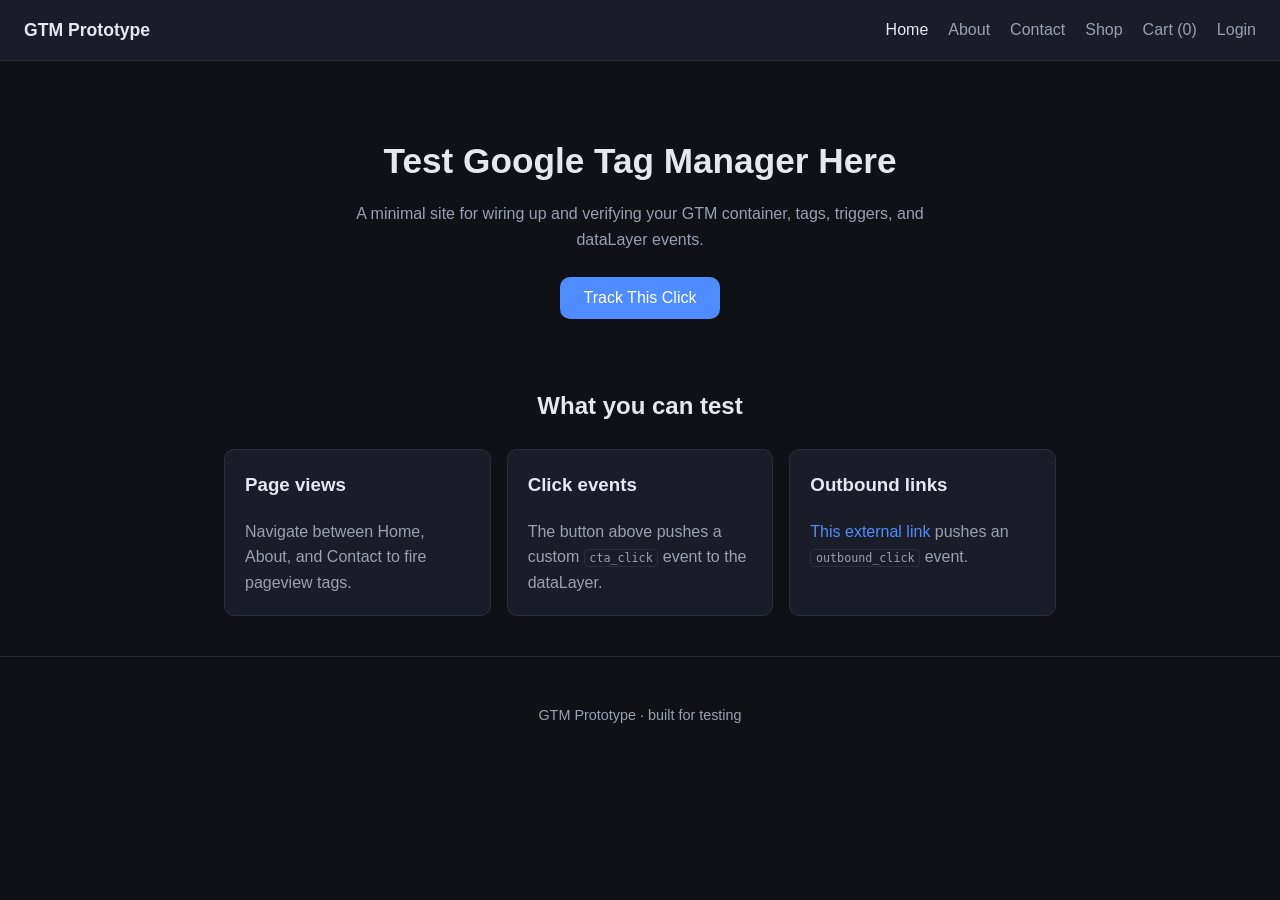
<file: index.html>
<!DOCTYPE html>
<html lang="en">
<head>
  <meta charset="UTF-8" />
  <meta name="viewport" content="width=device-width, initial-scale=1.0" />
  <title>GTM Prototype — Home</title>
  <meta name="description" content="A simple site for testing Google Tag Manager." />
  <link rel="stylesheet" href="styles.css" />

  <!-- Google Tag Manager -->
  <script>(function(w,d,s,l,i){w[l]=w[l]||[];w[l].push({'gtm.start':
  new Date().getTime(),event:'gtm.js'});var f=d.getElementsByTagName(s)[0],
  j=d.createElement(s),dl=l!='dataLayer'?'&l='+l:'';j.async=true;j.src=
  'https://www.googletagmanager.com/gtm.js?id='+i+dl;f.parentNode.insertBefore(j,f);
  })(window,document,'script','dataLayer','GTM-MM4X8CNK');</script>
  <!-- End Google Tag Manager -->
</head>
<body>
  <!-- Google Tag Manager (noscript) -->
  <noscript><iframe src="https://www.googletagmanager.com/ns.html?id=GTM-MM4X8CNK"
  height="0" width="0" style="display:none;visibility:hidden"></iframe></noscript>
  <!-- End Google Tag Manager (noscript) -->

  <header class="site-header">
    <a class="brand" href="index.html">GTM Prototype</a>
    <nav>
      <a href="index.html" class="active">Home</a>
      <a href="about.html">About</a>
      <a href="contact.html">Contact</a>
      <a href="shop.html">Shop</a>
      <a href="cart.html">Cart (<span id="cart-count">0</span>)</a>
      <a href="login.html" id="account-link">Login</a>
    </nav>
  </header>

  <main>
    <section class="hero">
      <h1>Test Google Tag Manager Here</h1>
      <p>A minimal site for wiring up and verifying your GTM container, tags, triggers, and dataLayer events.</p>
      <button id="cta-button" class="btn" data-cta="hero">Track This Click</button>
    </section>

    <section class="features">
      <h2>What you can test</h2>
      <div class="grid">
        <div class="card">
          <h3>Page views</h3>
          <p>Navigate between Home, About, and Contact to fire pageview tags.</p>
        </div>
        <div class="card">
          <h3>Click events</h3>
          <p>The button above pushes a custom <code>cta_click</code> event to the dataLayer.</p>
        </div>
        <div class="card">
          <h3>Outbound links</h3>
          <p><a href="https://example.com" id="outbound-link" target="_blank" rel="noopener">This external link</a> pushes an <code>outbound_click</code> event.</p>
        </div>
      </div>
    </section>
  </main>

  <footer class="site-footer">
    <p>GTM Prototype · built for testing</p>
  </footer>

  <script src="script.js"></script>
  <script src="shop.js"></script>
</body>
</html>
</file>
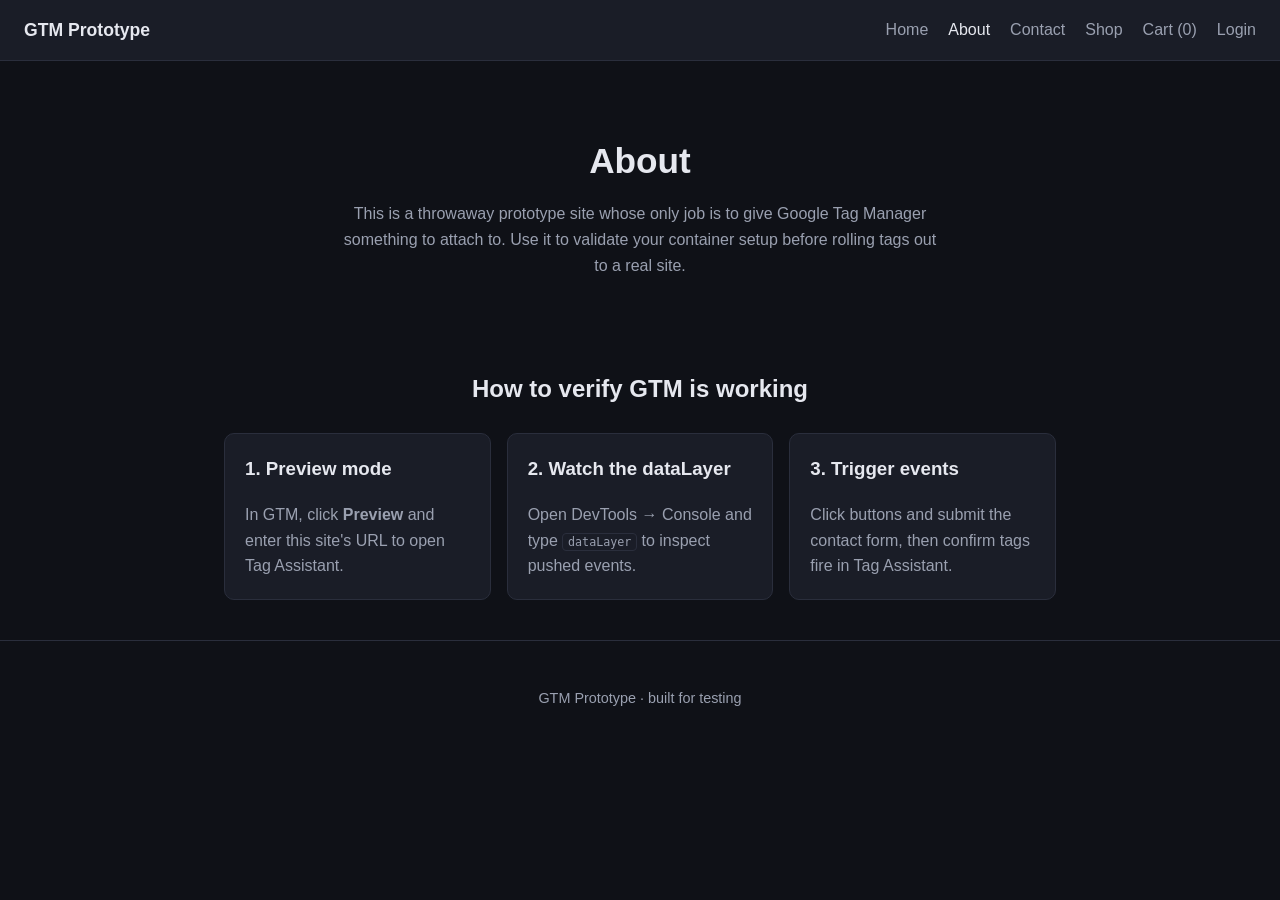
<file: about.html>
<!DOCTYPE html>
<html lang="en">
<head>
  <meta charset="UTF-8" />
  <meta name="viewport" content="width=device-width, initial-scale=1.0" />
  <title>GTM Prototype — About</title>
  <meta name="description" content="About this GTM testing site." />
  <link rel="stylesheet" href="styles.css" />

  <!-- Google Tag Manager -->
  <script>(function(w,d,s,l,i){w[l]=w[l]||[];w[l].push({'gtm.start':
  new Date().getTime(),event:'gtm.js'});var f=d.getElementsByTagName(s)[0],
  j=d.createElement(s),dl=l!='dataLayer'?'&l='+l:'';j.async=true;j.src=
  'https://www.googletagmanager.com/gtm.js?id='+i+dl;f.parentNode.insertBefore(j,f);
  })(window,document,'script','dataLayer','GTM-MM4X8CNK');</script>
  <!-- End Google Tag Manager -->
</head>
<body>
  <!-- Google Tag Manager (noscript) -->
  <noscript><iframe src="https://www.googletagmanager.com/ns.html?id=GTM-MM4X8CNK"
  height="0" width="0" style="display:none;visibility:hidden"></iframe></noscript>
  <!-- End Google Tag Manager (noscript) -->

  <header class="site-header">
    <a class="brand" href="index.html">GTM Prototype</a>
    <nav>
      <a href="index.html">Home</a>
      <a href="about.html" class="active">About</a>
      <a href="contact.html">Contact</a>
      <a href="shop.html">Shop</a>
      <a href="cart.html">Cart (<span id="cart-count">0</span>)</a>
      <a href="login.html" id="account-link">Login</a>
    </nav>
  </header>

  <main>
    <section class="page-intro">
      <h1>About</h1>
      <p>This is a throwaway prototype site whose only job is to give Google Tag Manager something to attach to. Use it to validate your container setup before rolling tags out to a real site.</p>
    </section>

    <section class="features">
      <h2>How to verify GTM is working</h2>
      <div class="grid">
        <div class="card">
          <h3>1. Preview mode</h3>
          <p>In GTM, click <strong>Preview</strong> and enter this site's URL to open Tag Assistant.</p>
        </div>
        <div class="card">
          <h3>2. Watch the dataLayer</h3>
          <p>Open DevTools → Console and type <code>dataLayer</code> to inspect pushed events.</p>
        </div>
        <div class="card">
          <h3>3. Trigger events</h3>
          <p>Click buttons and submit the contact form, then confirm tags fire in Tag Assistant.</p>
        </div>
      </div>
    </section>
  </main>

  <footer class="site-footer">
    <p>GTM Prototype · built for testing</p>
  </footer>

  <script src="script.js"></script>
  <script src="shop.js"></script>
</body>
</html>
</file>
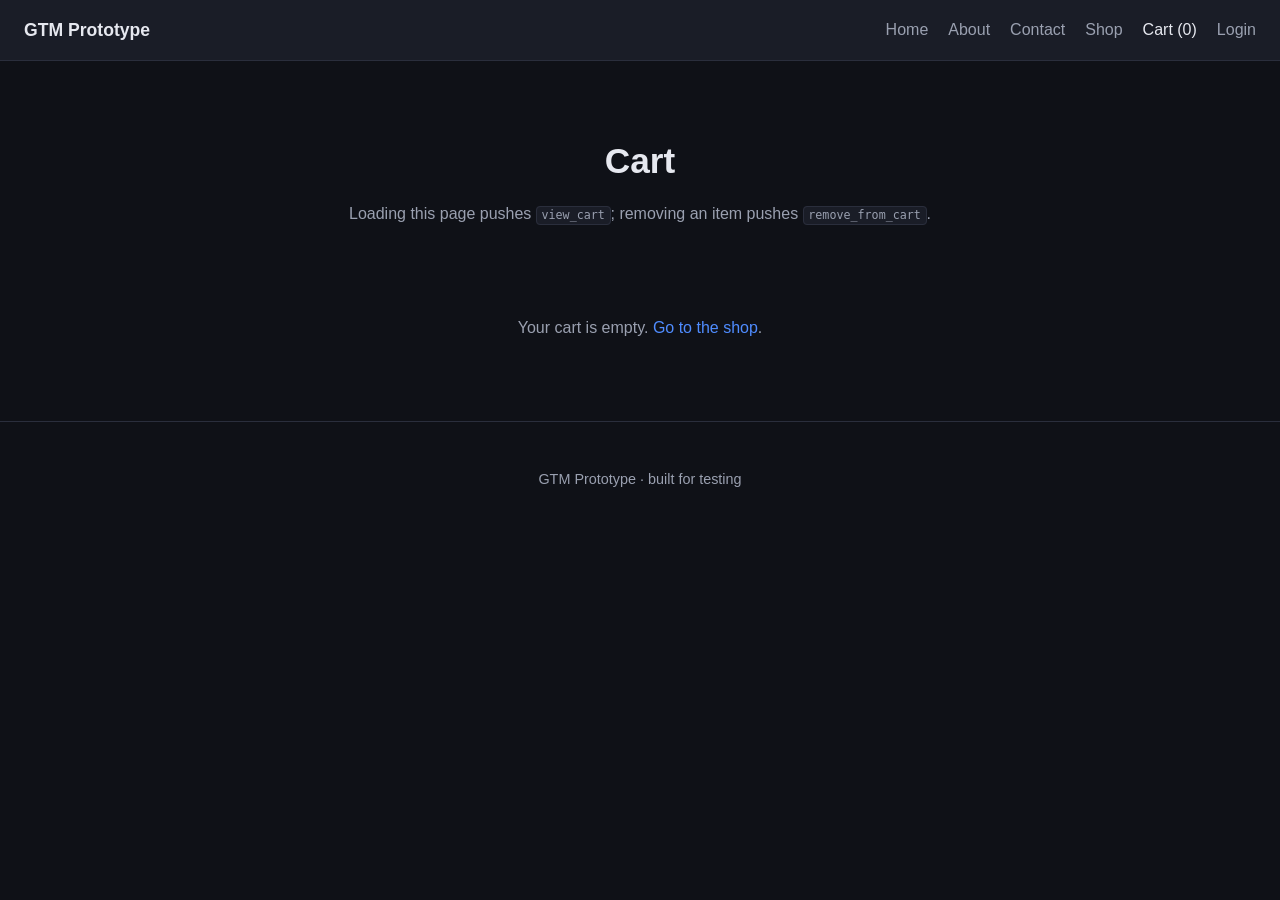
<file: cart.html>
<!DOCTYPE html>
<html lang="en">
<head>
  <meta charset="UTF-8" />
  <meta name="viewport" content="width=device-width, initial-scale=1.0" />
  <title>GTM Prototype — Cart</title>
  <meta name="description" content="Mock cart for testing GTM ecommerce events." />
  <link rel="stylesheet" href="styles.css" />

  <!-- Google Tag Manager -->
  <script>(function(w,d,s,l,i){w[l]=w[l]||[];w[l].push({'gtm.start':
  new Date().getTime(),event:'gtm.js'});var f=d.getElementsByTagName(s)[0],
  j=d.createElement(s),dl=l!='dataLayer'?'&l='+l:'';j.async=true;j.src=
  'https://www.googletagmanager.com/gtm.js?id='+i+dl;f.parentNode.insertBefore(j,f);
  })(window,document,'script','dataLayer','GTM-MM4X8CNK');</script>
  <!-- End Google Tag Manager -->
</head>
<body>
  <!-- Google Tag Manager (noscript) -->
  <noscript><iframe src="https://www.googletagmanager.com/ns.html?id=GTM-MM4X8CNK"
  height="0" width="0" style="display:none;visibility:hidden"></iframe></noscript>
  <!-- End Google Tag Manager (noscript) -->

  <header class="site-header">
    <a class="brand" href="index.html">GTM Prototype</a>
    <nav>
      <a href="index.html">Home</a>
      <a href="about.html">About</a>
      <a href="contact.html">Contact</a>
      <a href="shop.html">Shop</a>
      <a href="cart.html" class="active">Cart (<span id="cart-count">0</span>)</a>
      <a href="login.html" id="account-link">Login</a>
    </nav>
  </header>

  <main>
    <section class="page-intro">
      <h1>Cart</h1>
      <p>Loading this page pushes <code>view_cart</code>; removing an item pushes <code>remove_from_cart</code>.</p>
    </section>

    <section>
      <p id="cart-empty" class="empty-state" hidden>Your cart is empty. <a href="shop.html">Go to the shop</a>.</p>
      <table id="cart-table" class="cart-table">
        <thead>
          <tr><th>Item</th><th>Qty</th><th>Total</th><th></th></tr>
        </thead>
        <tbody id="cart-items"></tbody>
        <tfoot>
          <tr><th colspan="2">Subtotal</th><th id="cart-total"></th><th></th></tr>
        </tfoot>
      </table>
      <p class="actions"><a href="checkout.html" id="checkout-button" class="btn">Proceed to checkout</a></p>
    </section>
  </main>

  <footer class="site-footer">
    <p>GTM Prototype · built for testing</p>
  </footer>

  <script src="script.js"></script>
  <script src="shop.js"></script>
</body>
</html>
</file>
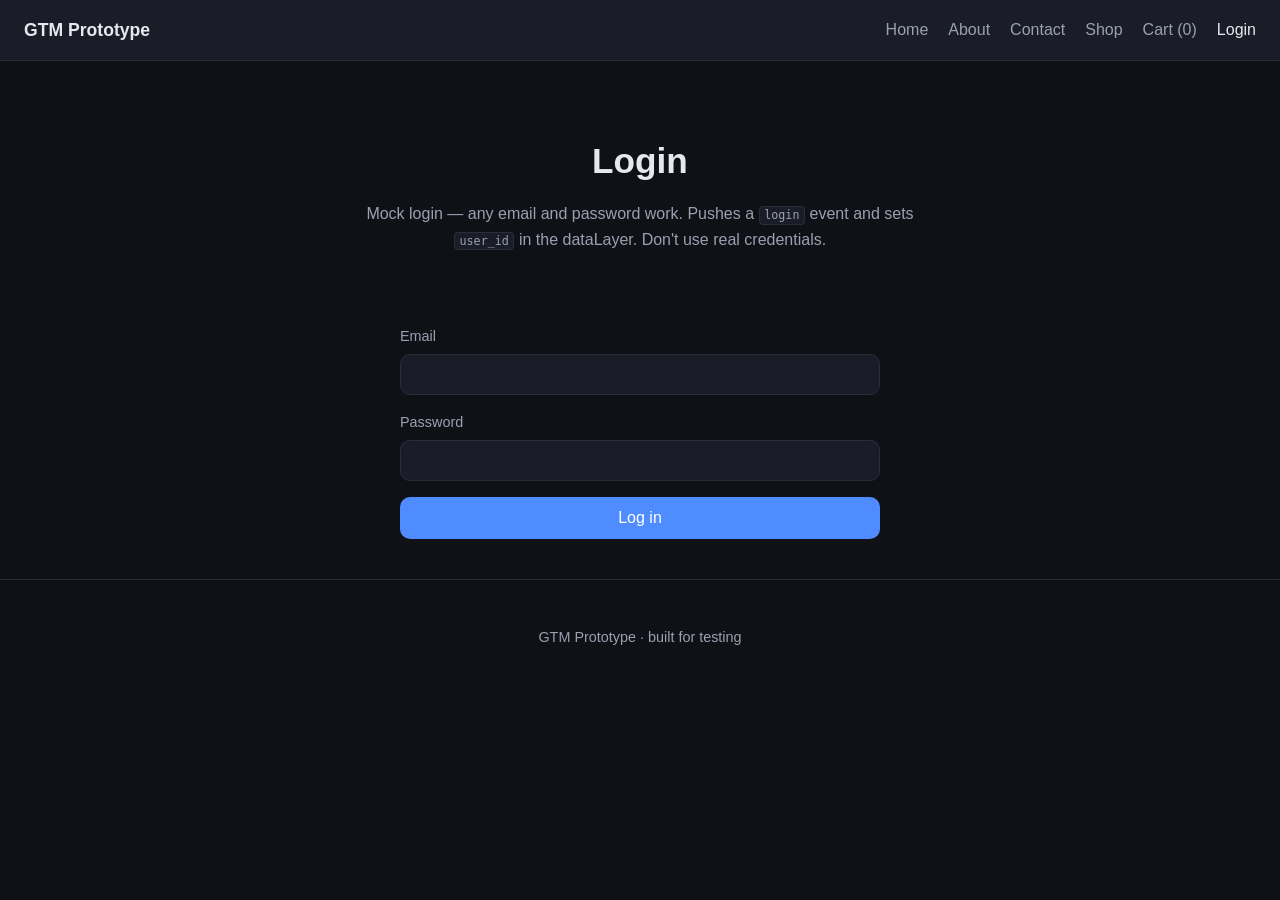
<file: checkout.html>
<!DOCTYPE html>
<html lang="en">
<head>
  <meta charset="UTF-8" />
  <meta name="viewport" content="width=device-width, initial-scale=1.0" />
  <title>GTM Prototype — Checkout</title>
  <meta name="description" content="Mock checkout for testing GTM ecommerce events." />
  <link rel="stylesheet" href="styles.css" />

  <!-- Google Tag Manager -->
  <script>(function(w,d,s,l,i){w[l]=w[l]||[];w[l].push({'gtm.start':
  new Date().getTime(),event:'gtm.js'});var f=d.getElementsByTagName(s)[0],
  j=d.createElement(s),dl=l!='dataLayer'?'&l='+l:'';j.async=true;j.src=
  'https://www.googletagmanager.com/gtm.js?id='+i+dl;f.parentNode.insertBefore(j,f);
  })(window,document,'script','dataLayer','GTM-MM4X8CNK');</script>
  <!-- End Google Tag Manager -->
</head>
<body>
  <!-- Google Tag Manager (noscript) -->
  <noscript><iframe src="https://www.googletagmanager.com/ns.html?id=GTM-MM4X8CNK"
  height="0" width="0" style="display:none;visibility:hidden"></iframe></noscript>
  <!-- End Google Tag Manager (noscript) -->

  <header class="site-header">
    <a class="brand" href="index.html">GTM Prototype</a>
    <nav>
      <a href="index.html">Home</a>
      <a href="about.html">About</a>
      <a href="contact.html">Contact</a>
      <a href="shop.html">Shop</a>
      <a href="cart.html">Cart (<span id="cart-count">0</span>)</a>
      <a href="login.html" id="account-link">Login</a>
    </nav>
  </header>

  <main>
    <section class="page-intro">
      <h1>Checkout</h1>
      <p>Requires login. Pushes <code>begin_checkout</code> on load, then <code>add_shipping_info</code>, <code>add_payment_info</code> and <code>purchase</code>. No payment is taken.</p>
    </section>

    <section class="form-section">
      <p id="checkout-empty" class="empty-state" hidden>Your cart is empty. <a href="shop.html">Go to the shop</a>.</p>

      <form id="shipping-form" class="stack-form" novalidate hidden>
        <h2>1. Shipping</h2>
        <p id="checkout-summary" class="muted"></p>
        <label>
          Full name
          <input type="text" name="full_name" id="ship-name" required />
        </label>
        <label>
          Address
          <input type="text" name="address" id="ship-address" required />
        </label>
        <label>
          Shipping method
          <select name="shipping_tier" id="ship-tier">
            <option value="standard">Standard (free)</option>
            <option value="express">Express (¥800)</option>
          </select>
        </label>
        <button type="submit" class="btn">Continue to payment</button>
      </form>

      <form id="payment-form" class="stack-form" novalidate hidden>
        <h2>2. Payment</h2>
        <label>
          Payment method
          <select name="payment_type" id="payment-type">
            <option value="credit_card">Credit card</option>
            <option value="paypal">PayPal</option>
            <option value="konbini">Konbini</option>
          </select>
        </label>
        <p class="muted">This is a mock — no payment details are collected.</p>
        <button type="submit" class="btn">Place order</button>
      </form>

      <div id="order-confirmation" class="form-status" hidden>
        <h2>Order placed 🎉</h2>
        <p>Transaction ID: <code id="order-id"></code></p>
        <p>A <code>purchase</code> event was pushed to the dataLayer. <a href="shop.html">Continue shopping</a>.</p>
      </div>
    </section>
  </main>

  <footer class="site-footer">
    <p>GTM Prototype · built for testing</p>
  </footer>

  <script src="script.js"></script>
  <script src="shop.js"></script>
</body>
</html>
</file>
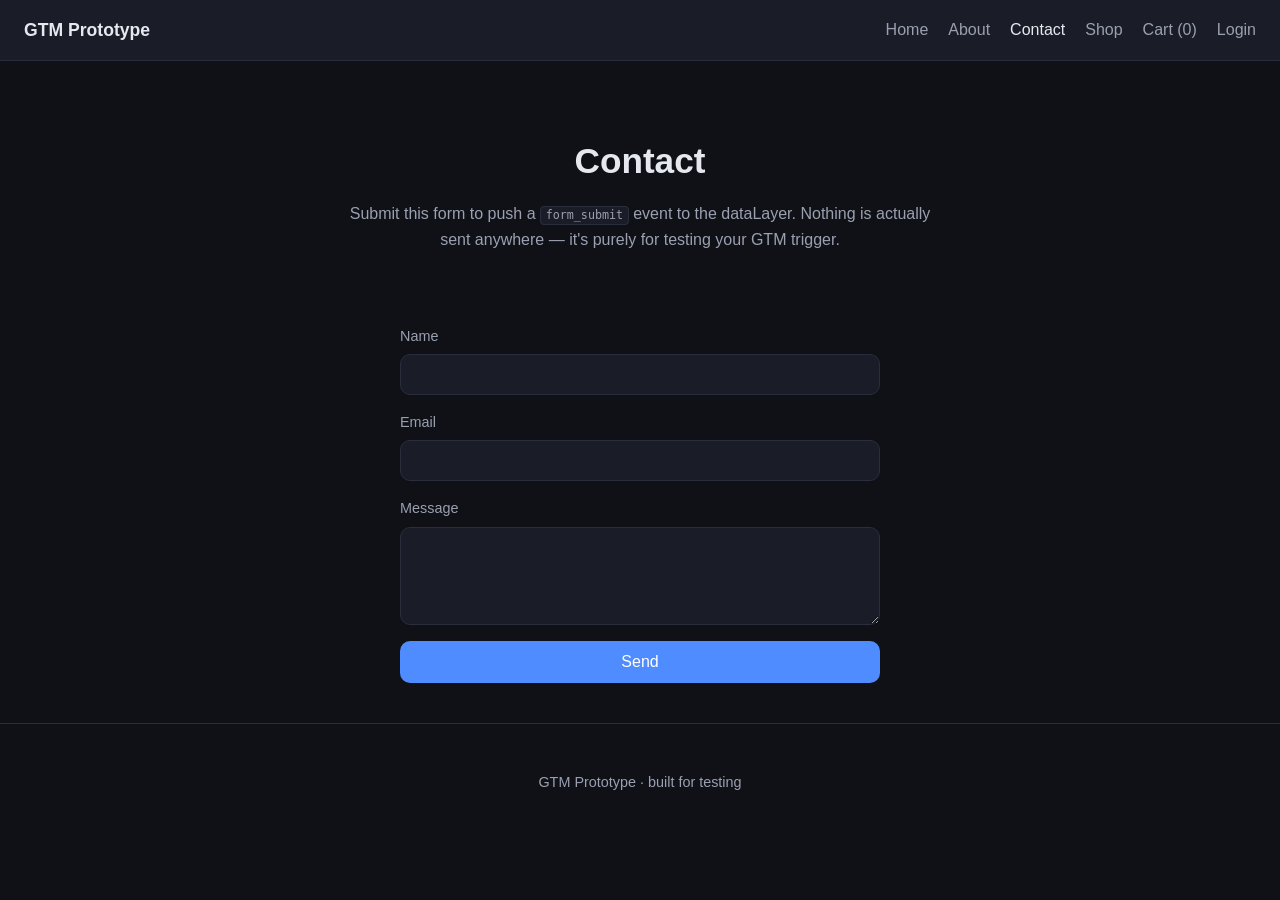
<file: contact.html>
<!DOCTYPE html>
<html lang="en">
<head>
  <meta charset="UTF-8" />
  <meta name="viewport" content="width=device-width, initial-scale=1.0" />
  <title>GTM Prototype — Contact</title>
  <meta name="description" content="Contact form for testing GTM form-submit events." />
  <link rel="stylesheet" href="styles.css" />

  <!-- Google Tag Manager -->
  <script>(function(w,d,s,l,i){w[l]=w[l]||[];w[l].push({'gtm.start':
  new Date().getTime(),event:'gtm.js'});var f=d.getElementsByTagName(s)[0],
  j=d.createElement(s),dl=l!='dataLayer'?'&l='+l:'';j.async=true;j.src=
  'https://www.googletagmanager.com/gtm.js?id='+i+dl;f.parentNode.insertBefore(j,f);
  })(window,document,'script','dataLayer','GTM-MM4X8CNK');</script>
  <!-- End Google Tag Manager -->
</head>
<body>
  <!-- Google Tag Manager (noscript) -->
  <noscript><iframe src="https://www.googletagmanager.com/ns.html?id=GTM-MM4X8CNK"
  height="0" width="0" style="display:none;visibility:hidden"></iframe></noscript>
  <!-- End Google Tag Manager (noscript) -->

  <header class="site-header">
    <a class="brand" href="index.html">GTM Prototype</a>
    <nav>
      <a href="index.html">Home</a>
      <a href="about.html">About</a>
      <a href="contact.html" class="active">Contact</a>
      <a href="shop.html">Shop</a>
      <a href="cart.html">Cart (<span id="cart-count">0</span>)</a>
      <a href="login.html" id="account-link">Login</a>
    </nav>
  </header>

  <main>
    <section class="page-intro">
      <h1>Contact</h1>
      <p>Submit this form to push a <code>form_submit</code> event to the dataLayer. Nothing is actually sent anywhere — it's purely for testing your GTM trigger.</p>
    </section>

    <section class="form-section">
      <form id="contact-form" novalidate>
        <label>
          Name
          <input type="text" name="name" id="name" required />
        </label>
        <label>
          Email
          <input type="email" name="email" id="email" required />
        </label>
        <label>
          Message
          <textarea name="message" id="message" rows="4" required></textarea>
        </label>
        <button type="submit" class="btn">Send</button>
        <p id="form-status" class="form-status" hidden>Thanks! A <code>form_submit</code> event was pushed to the dataLayer.</p>
      </form>
    </section>
  </main>

  <footer class="site-footer">
    <p>GTM Prototype · built for testing</p>
  </footer>

  <script src="script.js"></script>
  <script src="shop.js"></script>
</body>
</html>
</file>
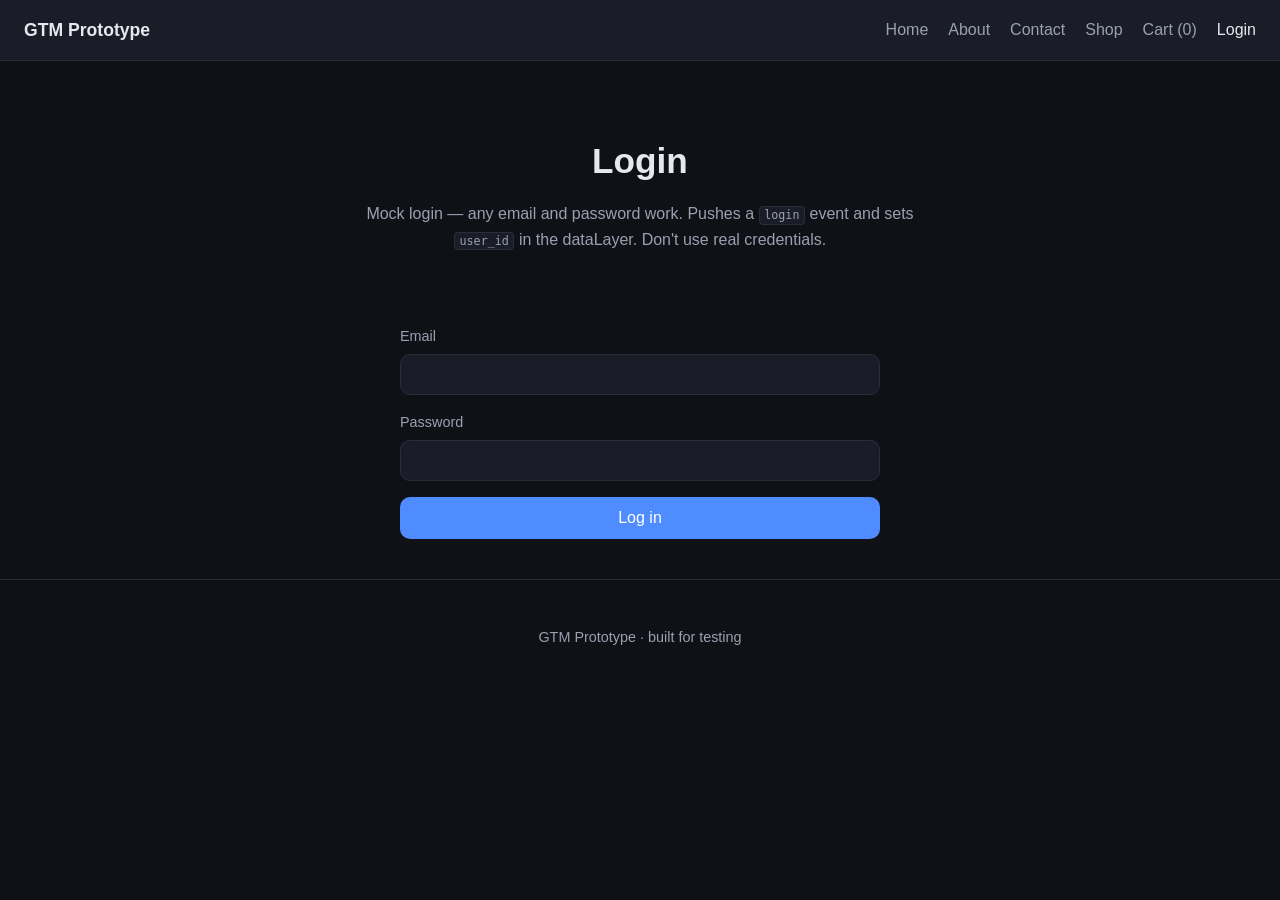
<file: login.html>
<!DOCTYPE html>
<html lang="en">
<head>
  <meta charset="UTF-8" />
  <meta name="viewport" content="width=device-width, initial-scale=1.0" />
  <title>GTM Prototype — Login</title>
  <meta name="description" content="Mock login for testing GTM login events." />
  <link rel="stylesheet" href="styles.css" />

  <!-- Google Tag Manager -->
  <script>(function(w,d,s,l,i){w[l]=w[l]||[];w[l].push({'gtm.start':
  new Date().getTime(),event:'gtm.js'});var f=d.getElementsByTagName(s)[0],
  j=d.createElement(s),dl=l!='dataLayer'?'&l='+l:'';j.async=true;j.src=
  'https://www.googletagmanager.com/gtm.js?id='+i+dl;f.parentNode.insertBefore(j,f);
  })(window,document,'script','dataLayer','GTM-MM4X8CNK');</script>
  <!-- End Google Tag Manager -->
</head>
<body>
  <!-- Google Tag Manager (noscript) -->
  <noscript><iframe src="https://www.googletagmanager.com/ns.html?id=GTM-MM4X8CNK"
  height="0" width="0" style="display:none;visibility:hidden"></iframe></noscript>
  <!-- End Google Tag Manager (noscript) -->

  <header class="site-header">
    <a class="brand" href="index.html">GTM Prototype</a>
    <nav>
      <a href="index.html">Home</a>
      <a href="about.html">About</a>
      <a href="contact.html">Contact</a>
      <a href="shop.html">Shop</a>
      <a href="cart.html">Cart (<span id="cart-count">0</span>)</a>
      <a href="login.html" id="account-link" class="active">Login</a>
    </nav>
  </header>

  <main>
    <section class="page-intro">
      <h1>Login</h1>
      <p>Mock login — any email and password work. Pushes a <code>login</code> event and sets <code>user_id</code> in the dataLayer. Don't use real credentials.</p>
    </section>

    <section class="form-section" id="login-section">
      <form id="login-form" class="stack-form" novalidate>
        <label>
          Email
          <input type="email" name="email" id="login-email" autocomplete="off" required />
        </label>
        <label>
          Password
          <input type="password" name="password" id="login-password" autocomplete="off" required />
        </label>
        <button type="submit" class="btn">Log in</button>
      </form>
    </section>

    <section class="form-section" id="account-section" hidden>
      <div class="card">
        <h3>Logged in</h3>
        <p>Email: <span id="account-email"></span><br />User ID: <code id="account-user-id"></code></p>
      </div>
      <p class="actions">
        <a href="shop.html" class="btn">Go to shop</a>
        <button type="button" id="logout-button" class="btn btn-secondary">Log out</button>
      </p>
    </section>
  </main>

  <footer class="site-footer">
    <p>GTM Prototype · built for testing</p>
  </footer>

  <script src="script.js"></script>
  <script src="shop.js"></script>
</body>
</html>
</file>
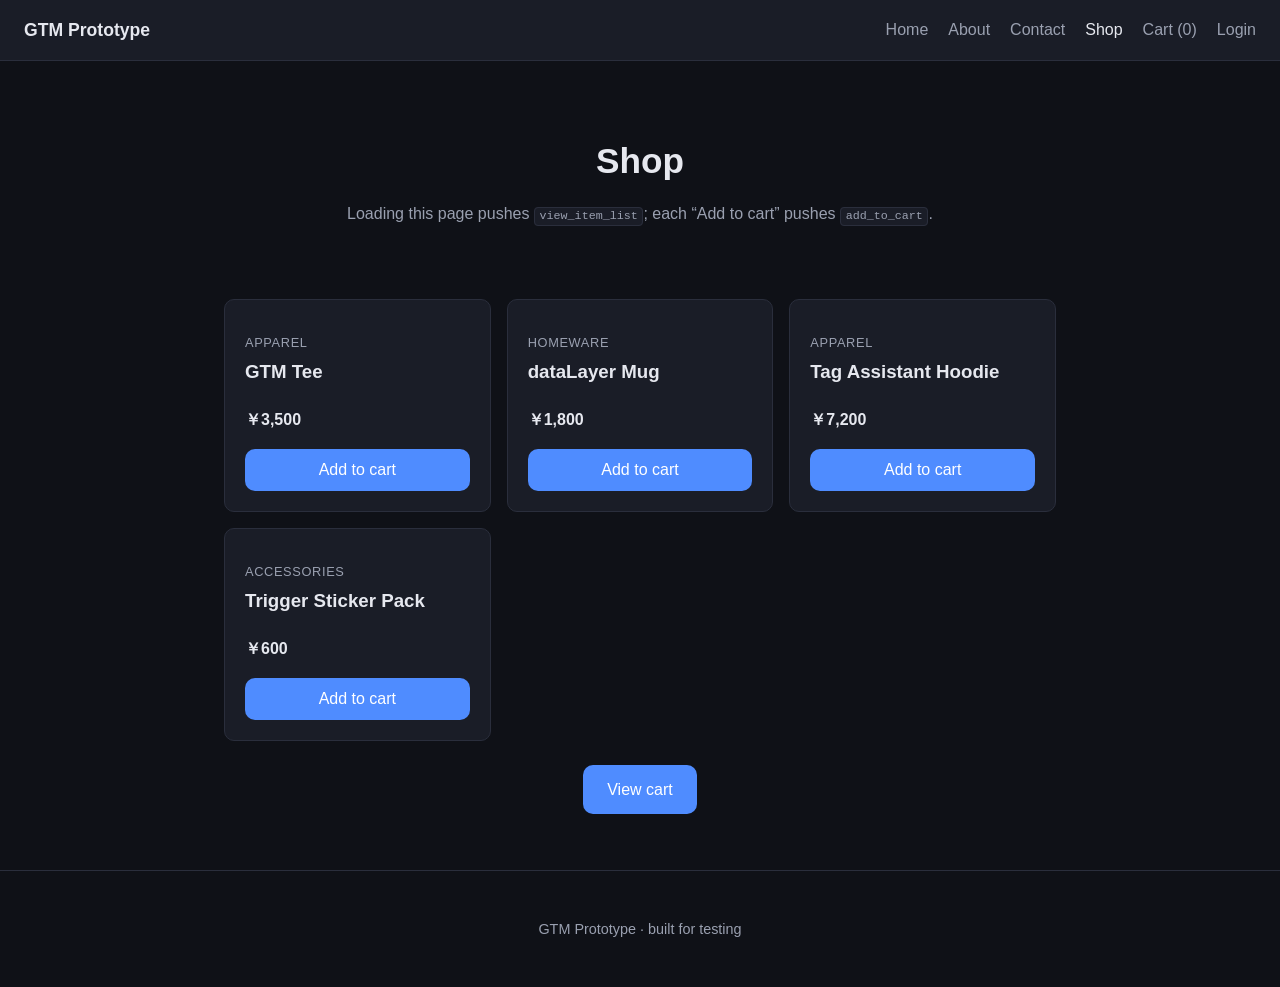
<file: shop.html>
<!DOCTYPE html>
<html lang="en">
<head>
  <meta charset="UTF-8" />
  <meta name="viewport" content="width=device-width, initial-scale=1.0" />
  <title>GTM Prototype — Shop</title>
  <meta name="description" content="Mock product listing for testing GTM ecommerce events." />
  <link rel="stylesheet" href="styles.css" />

  <!-- Google Tag Manager -->
  <script>(function(w,d,s,l,i){w[l]=w[l]||[];w[l].push({'gtm.start':
  new Date().getTime(),event:'gtm.js'});var f=d.getElementsByTagName(s)[0],
  j=d.createElement(s),dl=l!='dataLayer'?'&l='+l:'';j.async=true;j.src=
  'https://www.googletagmanager.com/gtm.js?id='+i+dl;f.parentNode.insertBefore(j,f);
  })(window,document,'script','dataLayer','GTM-MM4X8CNK');</script>
  <!-- End Google Tag Manager -->
</head>
<body>
  <!-- Google Tag Manager (noscript) -->
  <noscript><iframe src="https://www.googletagmanager.com/ns.html?id=GTM-MM4X8CNK"
  height="0" width="0" style="display:none;visibility:hidden"></iframe></noscript>
  <!-- End Google Tag Manager (noscript) -->

  <header class="site-header">
    <a class="brand" href="index.html">GTM Prototype</a>
    <nav>
      <a href="index.html">Home</a>
      <a href="about.html">About</a>
      <a href="contact.html">Contact</a>
      <a href="shop.html" class="active">Shop</a>
      <a href="cart.html">Cart (<span id="cart-count">0</span>)</a>
      <a href="login.html" id="account-link">Login</a>
    </nav>
  </header>

  <main>
    <section class="page-intro">
      <h1>Shop</h1>
      <p>Loading this page pushes <code>view_item_list</code>; each “Add to cart” pushes <code>add_to_cart</code>.</p>
    </section>

    <section>
      <div id="product-list" class="grid"></div>
      <p class="actions"><a href="cart.html" class="btn">View cart</a></p>
    </section>
  </main>

  <footer class="site-footer">
    <p>GTM Prototype · built for testing</p>
  </footer>

  <script src="script.js"></script>
  <script src="shop.js"></script>
</body>
</html>
</file>
<file: styles.css>
:root {
  --bg: #0f1117;
  --surface: #1a1d27;
  --text: #e6e8ef;
  --muted: #9aa0b0;
  --accent: #4f8cff;
  --border: #2a2e3c;
  --radius: 10px;
}

* { box-sizing: border-box; }

[hidden] { display: none !important; }

body {
  margin: 0;
  font-family: -apple-system, BlinkMacSystemFont, "Segoe UI", Roboto, Helvetica, Arial, sans-serif;
  background: var(--bg);
  color: var(--text);
  line-height: 1.6;
}

a { color: var(--accent); text-decoration: none; }
a:hover { text-decoration: underline; }

code {
  background: var(--surface);
  border: 1px solid var(--border);
  border-radius: 4px;
  padding: 0.1em 0.4em;
  font-size: 0.9em;
}

/* Header */
.site-header {
  display: flex;
  align-items: center;
  justify-content: space-between;
  padding: 1rem 1.5rem;
  border-bottom: 1px solid var(--border);
  background: var(--surface);
}
.brand { font-weight: 700; font-size: 1.1rem; color: var(--text); }
.site-header nav { display: flex; flex-wrap: wrap; justify-content: flex-end; gap: 0.25rem 1.25rem; }
.site-header nav a { color: var(--muted); }
.site-header nav a.active,
.site-header nav a:hover { color: var(--text); text-decoration: none; }

/* Layout */
main { max-width: 880px; margin: 0 auto; padding: 2.5rem 1.5rem; }

.hero, .page-intro { text-align: center; padding: 2rem 0 3rem; }
.hero h1, .page-intro h1 { font-size: 2.2rem; margin: 0 0 0.75rem; }
.hero p, .page-intro p { color: var(--muted); max-width: 600px; margin: 0 auto 1.5rem; }

/* Buttons */
.btn {
  display: inline-block;
  background: var(--accent);
  color: #fff;
  border: none;
  border-radius: var(--radius);
  padding: 0.75rem 1.5rem;
  font-size: 1rem;
  cursor: pointer;
  transition: opacity 0.15s ease;
}
.btn:hover { opacity: 0.9; text-decoration: none; }
.btn-secondary { background: transparent; color: var(--text); border: 1px solid var(--border); }
.btn-small { padding: 0.35rem 0.75rem; font-size: 0.85rem; }
.actions { display: flex; flex-wrap: wrap; gap: 0.75rem; justify-content: center; margin-top: 1.5rem; }

/* Feature grid */
.features { margin-top: 1rem; }
.features h2 { text-align: center; margin-bottom: 1.5rem; }
.grid {
  display: grid;
  grid-template-columns: repeat(auto-fit, minmax(220px, 1fr));
  gap: 1rem;
}
.card {
  background: var(--surface);
  border: 1px solid var(--border);
  border-radius: var(--radius);
  padding: 1.25rem;
}
.card h3 { margin-top: 0; }
.card p { color: var(--muted); margin-bottom: 0; }

/* Form */
.form-section { max-width: 480px; margin: 0 auto; }
#contact-form, .stack-form { display: flex; flex-direction: column; gap: 1rem; }
#contact-form label, .stack-form label { display: flex; flex-direction: column; gap: 0.4rem; font-size: 0.9rem; color: var(--muted); }
#contact-form input,
#contact-form textarea,
.stack-form input,
.stack-form select {
  background: var(--surface);
  border: 1px solid var(--border);
  border-radius: var(--radius);
  padding: 0.65rem 0.8rem;
  color: var(--text);
  font-size: 1rem;
}
#contact-form input:focus,
#contact-form textarea:focus,
.stack-form input:focus,
.stack-form select:focus { outline: 2px solid var(--accent); border-color: transparent; }
.form-status {
  background: rgba(79, 140, 255, 0.12);
  border: 1px solid var(--accent);
  border-radius: var(--radius);
  padding: 0.75rem;
  color: var(--text);
}

.stack-form h2 { margin: 0; }
.muted { color: var(--muted); margin: 0; }

/* Shop */
.product-card { display: flex; flex-direction: column; }
.product-category { font-size: 0.8rem; text-transform: uppercase; letter-spacing: 0.05em; }
.product-card h3 { margin: 0.25rem 0; }
.product-card .product-price { color: var(--text); font-weight: 600; margin-bottom: 1rem; }
.product-card .btn { margin-top: auto; }

.cart-table { width: 100%; border-collapse: collapse; }
.cart-table th, .cart-table td { text-align: left; padding: 0.6rem 0.5rem; border-bottom: 1px solid var(--border); }
.cart-table thead th { color: var(--muted); font-weight: 500; font-size: 0.9rem; }
.empty-state { text-align: center; color: var(--muted); }

/* Footer */
.site-footer {
  text-align: center;
  padding: 2rem 1.5rem;
  color: var(--muted);
  border-top: 1px solid var(--border);
  font-size: 0.9rem;
}
</file>
